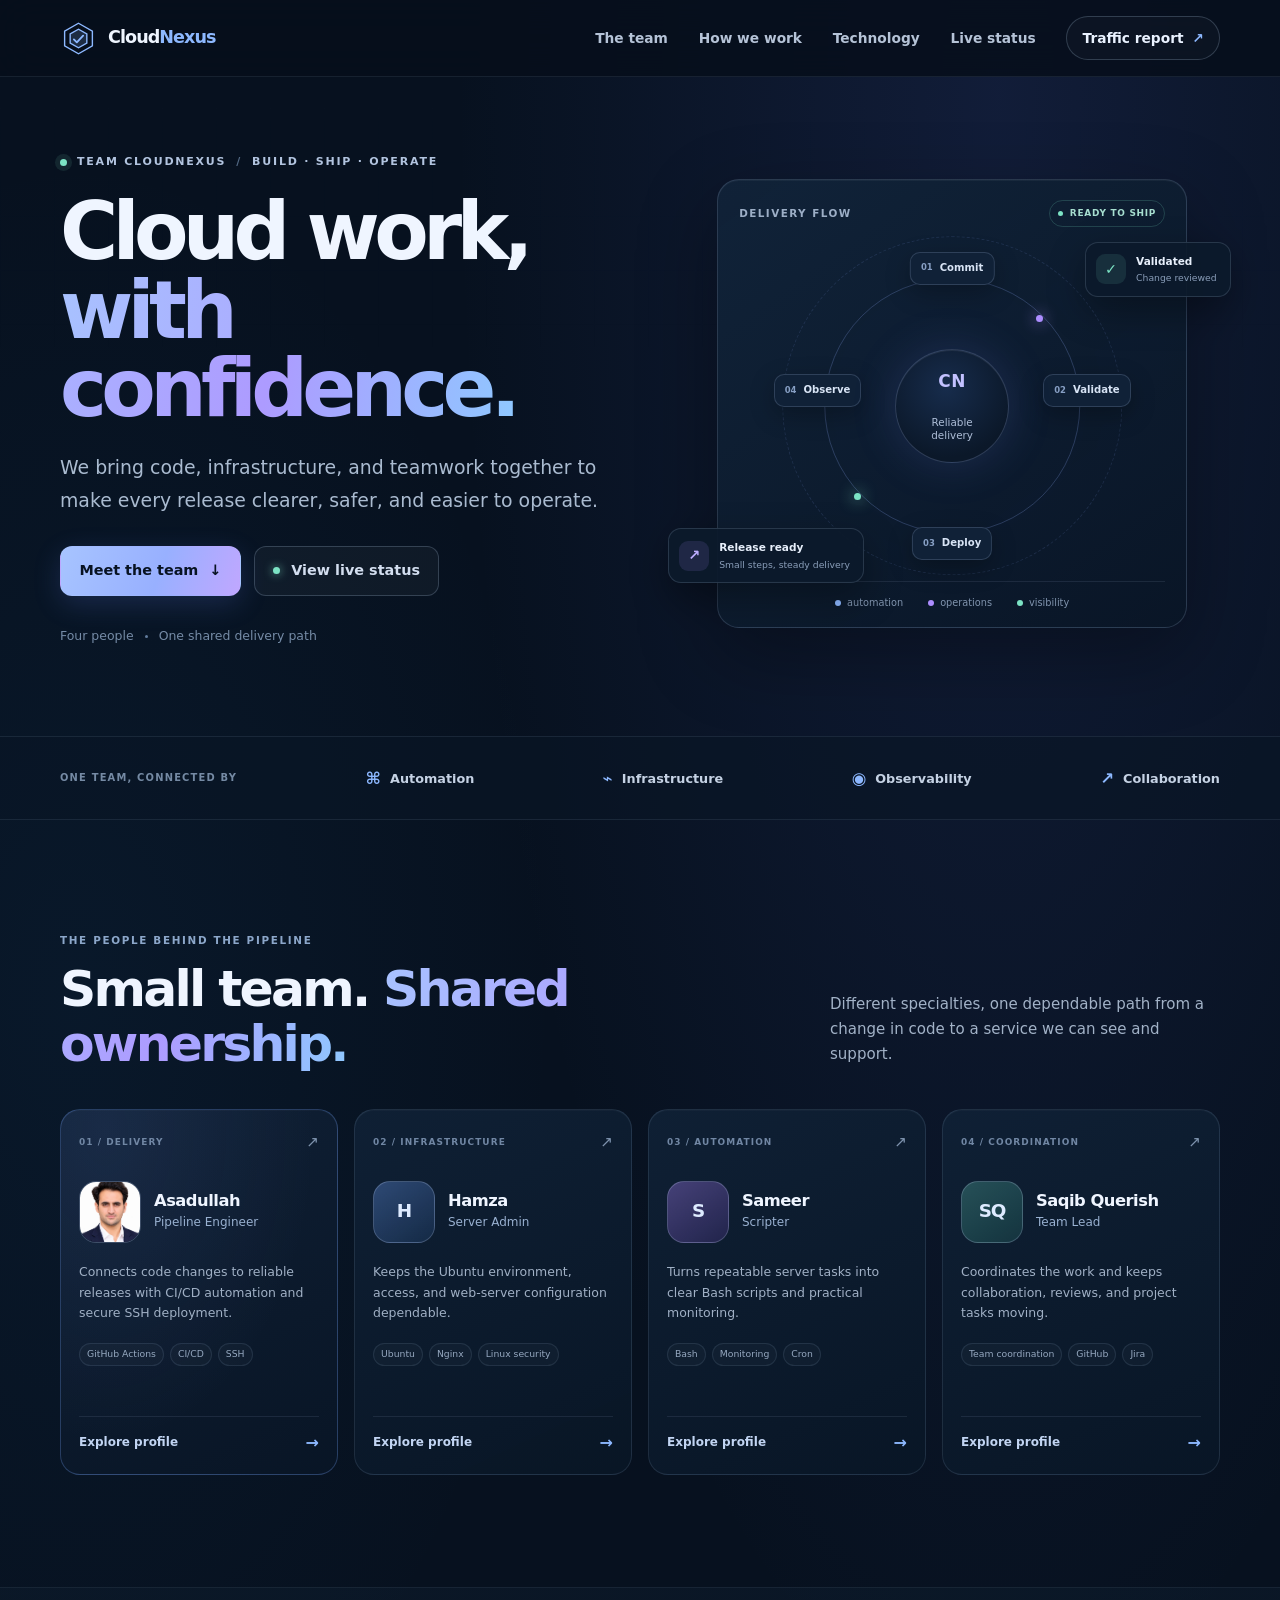
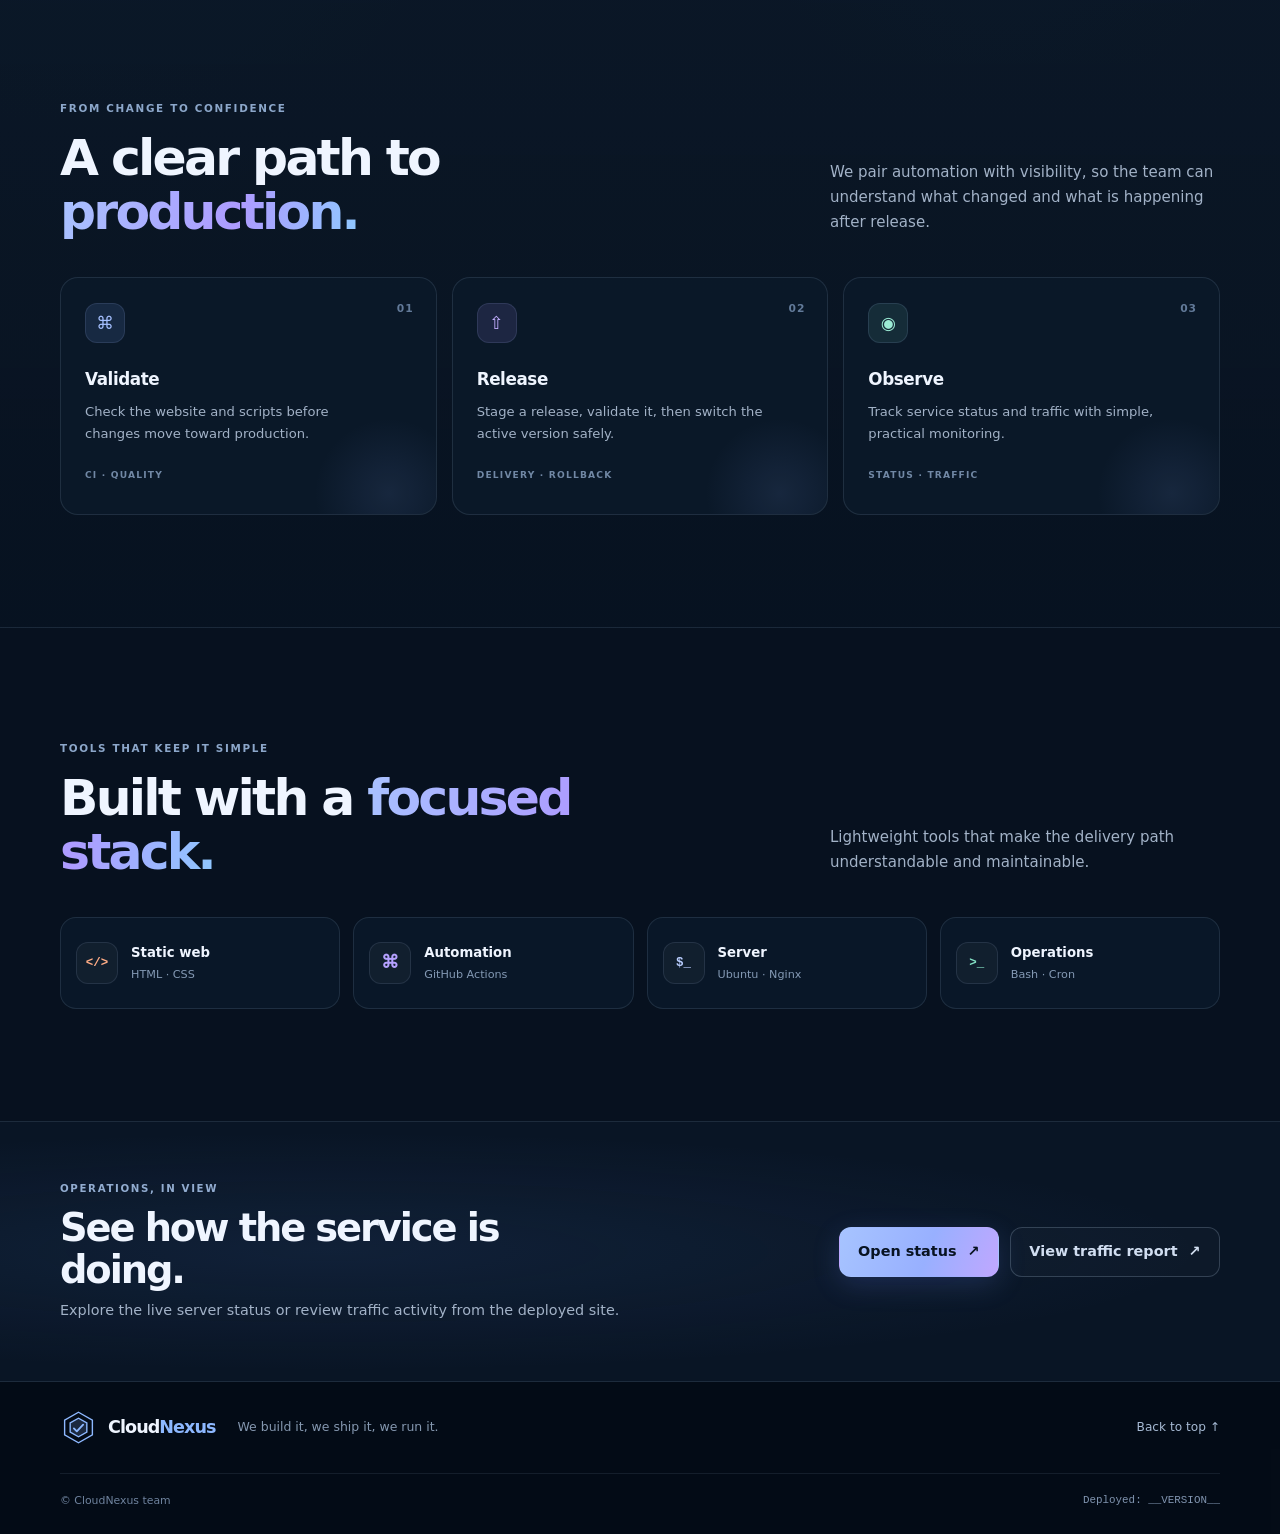
<file: site/index.html>
<!doctype html>
<html lang="en">
<head>
  <meta charset="utf-8">
  <meta name="viewport" content="width=device-width, initial-scale=1">
  <meta name="theme-color" content="#07111f">
  <meta name="description" content="CloudNexus brings code, infrastructure, and teamwork together to make every release clearer and easier to operate.">
  <title>CloudNexus — Build, ship, operate</title>
  <link rel="preload" href="assets/asadullah.jpeg" as="image" type="image/jpeg">
  <link rel="stylesheet" href="style.css">
</head>
<body>
  <a class="skip-link" href="#main">Skip to content</a>
  <header class="site-header">
    <div class="container header-inner">
      <a class="brand" href="index.html" aria-label="CloudNexus home">
        <span class="brand-mark" aria-hidden="true"><svg viewBox="0 0 40 40" fill="none"><path d="M20 3.5 35 12v16L20 36.5 5 28V12L20 3.5Z" stroke="currentColor" stroke-width="1.5"/><path d="m11 15 9-5 9 5v10l-9 5-9-5V15Z" fill="currentColor" fill-opacity=".18" stroke="currentColor" stroke-width="1.5"/><path d="m15 21 3.2 3.2L25 17" stroke="currentColor" stroke-width="2" stroke-linecap="round" stroke-linejoin="round"/></svg></span>
        <span class="brand-name">Cloud<span>Nexus</span></span>
      </a>
      <nav class="desktop-nav" aria-label="Main navigation">
        <a href="#team">The team</a><a href="#approach">How we work</a><a href="#stack">Technology</a><a href="/live/status.html">Live status</a><a class="nav-cta" href="/live/report.html">Traffic report <span aria-hidden="true">↗</span></a>
      </nav>
      <details class="mobile-nav">
        <summary aria-label="Open navigation menu"><span></span><span></span><span></span></summary>
        <nav class="mobile-nav-panel" aria-label="Mobile navigation"><a href="#team">The team</a><a href="#approach">How we work</a><a href="#stack">Technology</a><a href="/live/status.html">Live status</a><a href="/live/report.html">Traffic report</a></nav>
      </details>
    </div>
  </header>
  <main id="main">
    <section class="hero container" aria-labelledby="hero-title">
      <div class="hero-copy">
        <p class="eyebrow"><span class="eyebrow-dot"></span> TEAM CLOUDNEXUS <span class="eyebrow-divider">/</span> BUILD · SHIP · OPERATE</p>
        <h1 id="hero-title">Cloud work,<br><span class="gradient-text">with confidence.</span></h1>
        <p class="hero-lead">We bring code, infrastructure, and teamwork together to make every release clearer, safer, and easier to operate.</p>
        <div class="hero-actions"><a class="button button-primary" href="#team">Meet the team <span aria-hidden="true">↓</span></a><a class="button button-quiet" href="/live/status.html"><span class="button-status-dot"></span> View live status</a></div>
        <div class="hero-meta"><span>Four people</span><span class="meta-separator"></span><span>One shared delivery path</span></div>
      </div>
      <div class="hero-visual" role="img" aria-label="CloudNexus delivery flow illustration">
        <div class="visual-glow"></div>
        <div class="pipeline-card">
          <div class="pipeline-card-header"><span class="card-kicker">DELIVERY FLOW</span><span class="flow-state"><span></span> READY TO SHIP</span></div>
          <div class="orbit-stage"><div class="orbit orbit-one"></div><div class="orbit orbit-two"></div>
            <div class="orbit-node node-top"><span>01</span>Commit</div><div class="orbit-node node-right"><span>02</span>Validate</div><div class="orbit-node node-bottom"><span>03</span>Deploy</div><div class="orbit-node node-left"><span>04</span>Observe</div>
            <div class="orbit-center"><span class="mini-brand-mark">CN</span><span>Reliable<br>delivery</span></div><span class="orbit-spark spark-a"></span><span class="orbit-spark spark-b"></span>
          </div>
          <div class="pipeline-footer"><span><i class="footer-line line-blue"></i>automation</span><span><i class="footer-line line-purple"></i>operations</span><span><i class="footer-line line-mint"></i>visibility</span></div>
        </div>
        <div class="floating-note note-top"><span class="note-icon icon-check">✓</span><span><b>Validated</b><small>Change reviewed</small></span></div>
        <div class="floating-note note-bottom"><span class="note-icon icon-wave">↗</span><span><b>Release ready</b><small>Small steps, steady delivery</small></span></div>
      </div>
    </section>
    <section class="signal-strip" aria-label="CloudNexus focus areas"><div class="container signal-inner"><p>ONE TEAM, CONNECTED BY</p><div class="signal-item"><span class="signal-icon">⌘</span>Automation</div><div class="signal-item"><span class="signal-icon">⌁</span>Infrastructure</div><div class="signal-item"><span class="signal-icon">◉</span>Observability</div><div class="signal-item"><span class="signal-icon">↗</span>Collaboration</div></div></section>
    <section class="section container" id="team" aria-labelledby="team-title">
      <div class="section-heading"><div><p class="eyebrow section-eyebrow">THE PEOPLE BEHIND THE PIPELINE</p><h2 id="team-title">Small team. <span class="gradient-text">Shared ownership.</span></h2></div><p>Different specialties, one dependable path from a change in code to a service we can see and support.</p></div>
      <div class="team-grid">
        <article class="team-card team-card-featured"><div class="team-card-top"><span class="member-index">01 / DELIVERY</span><span class="card-arrow" aria-hidden="true">↗</span></div><div class="member-identity"><img class="member-photo" src="assets/asadullah.jpeg" alt="Portrait of Asadullah" width="96" height="96"><div><h3>Asadullah</h3><p class="member-role">Pipeline Engineer</p></div></div><p class="member-summary">Connects code changes to reliable releases with CI/CD automation and secure SSH deployment.</p><div class="skill-list" aria-label="Skills"><span>GitHub Actions</span><span>CI/CD</span><span>SSH</span></div><a class="card-link" href="members/asadullah.html">Explore profile <span aria-hidden="true">→</span></a></article>
        <article class="team-card"><div class="team-card-top"><span class="member-index">02 / INFRASTRUCTURE</span><span class="card-arrow" aria-hidden="true">↗</span></div><div class="member-identity"><span class="member-avatar avatar-blue" aria-hidden="true">H</span><div><h3>Hamza</h3><p class="member-role">Server Admin</p></div></div><p class="member-summary">Keeps the Ubuntu environment, access, and web-server configuration dependable.</p><div class="skill-list" aria-label="Skills"><span>Ubuntu</span><span>Nginx</span><span>Linux security</span></div><a class="card-link" href="members/hamza.html">Explore profile <span aria-hidden="true">→</span></a></article>
        <article class="team-card"><div class="team-card-top"><span class="member-index">03 / AUTOMATION</span><span class="card-arrow" aria-hidden="true">↗</span></div><div class="member-identity"><span class="member-avatar avatar-violet" aria-hidden="true">S</span><div><h3>Sameer</h3><p class="member-role">Scripter</p></div></div><p class="member-summary">Turns repeatable server tasks into clear Bash scripts and practical monitoring.</p><div class="skill-list" aria-label="Skills"><span>Bash</span><span>Monitoring</span><span>Cron</span></div><a class="card-link" href="members/sameer.html">Explore profile <span aria-hidden="true">→</span></a></article>
        <article class="team-card"><div class="team-card-top"><span class="member-index">04 / COORDINATION</span><span class="card-arrow" aria-hidden="true">↗</span></div><div class="member-identity"><span class="member-avatar avatar-mint" aria-hidden="true">SQ</span><div><h3>Saqib Querish</h3><p class="member-role">Team Lead</p></div></div><p class="member-summary">Coordinates the work and keeps collaboration, reviews, and project tasks moving.</p><div class="skill-list" aria-label="Skills"><span>Team coordination</span><span>GitHub</span><span>Jira</span></div><a class="card-link" href="members/saqib-querish.html">Explore profile <span aria-hidden="true">→</span></a></article>
      </div>
    </section>
    <section class="section approach-section" id="approach" aria-labelledby="approach-title"><div class="container"><div class="section-heading"><div><p class="eyebrow section-eyebrow">FROM CHANGE TO CONFIDENCE</p><h2 id="approach-title">A clear path to <span class="gradient-text">production.</span></h2></div><p>We pair automation with visibility, so the team can understand what changed and what is happening after release.</p></div>
      <div class="approach-grid"><article class="approach-card"><span class="approach-number">01</span><div class="approach-icon icon-blue">⌘</div><h3>Validate</h3><p>Check the website and scripts before changes move toward production.</p><span class="approach-label">CI · QUALITY</span></article><article class="approach-card"><span class="approach-number">02</span><div class="approach-icon icon-purple">⇧</div><h3>Release</h3><p>Stage a release, validate it, then switch the active version safely.</p><span class="approach-label">DELIVERY · ROLLBACK</span></article><article class="approach-card"><span class="approach-number">03</span><div class="approach-icon icon-mint">◉</div><h3>Observe</h3><p>Track service status and traffic with simple, practical monitoring.</p><span class="approach-label">STATUS · TRAFFIC</span></article></div>
    </div></section>
    <section class="section container" id="stack" aria-labelledby="stack-title"><div class="section-heading"><div><p class="eyebrow section-eyebrow">TOOLS THAT KEEP IT SIMPLE</p><h2 id="stack-title">Built with a <span class="gradient-text">focused stack.</span></h2></div><p>Lightweight tools that make the delivery path understandable and maintainable.</p></div><div class="stack-grid"><div class="stack-item"><span class="stack-glyph glyph-html">&lt;/&gt;</span><div><h3>Static web</h3><p>HTML · CSS</p></div></div><div class="stack-item"><span class="stack-glyph glyph-actions">⌘</span><div><h3>Automation</h3><p>GitHub Actions</p></div></div><div class="stack-item"><span class="stack-glyph glyph-linux">$_</span><div><h3>Server</h3><p>Ubuntu · Nginx</p></div></div><div class="stack-item"><span class="stack-glyph glyph-bash">&gt;_</span><div><h3>Operations</h3><p>Bash · Cron</p></div></div></div></section>
    <section class="live-section" aria-labelledby="live-title"><div class="container live-inner"><div class="live-copy"><p class="eyebrow">OPERATIONS, IN VIEW</p><h2 id="live-title">See how the service is doing.</h2><p>Explore the live server status or review traffic activity from the deployed site.</p></div><div class="live-actions"><a class="button button-primary" href="/live/status.html">Open status <span aria-hidden="true">↗</span></a><a class="button button-outline" href="/live/report.html">View traffic report <span aria-hidden="true">↗</span></a></div></div></section>
  </main>
  <footer class="site-footer"><div class="container footer-main"><a class="brand" href="index.html"><span class="brand-mark" aria-hidden="true"><svg viewBox="0 0 40 40" fill="none"><path d="M20 3.5 35 12v16L20 36.5 5 28V12L20 3.5Z" stroke="currentColor" stroke-width="1.5"/><path d="m11 15 9-5 9 5v10l-9 5-9-5V15Z" fill="currentColor" fill-opacity=".18" stroke="currentColor" stroke-width="1.5"/><path d="m15 21 3.2 3.2L25 17" stroke="currentColor" stroke-width="2" stroke-linecap="round" stroke-linejoin="round"/></svg></span><span class="brand-name">Cloud<span>Nexus</span></span></a><p>We build it, we ship it, we run it.</p><a class="back-top" href="#main">Back to top ↑</a></div><div class="container footer-bottom"><span>© CloudNexus team</span><span class="version">Deployed: __VERSION__</span></div></footer>
</body>
</html>
</file>
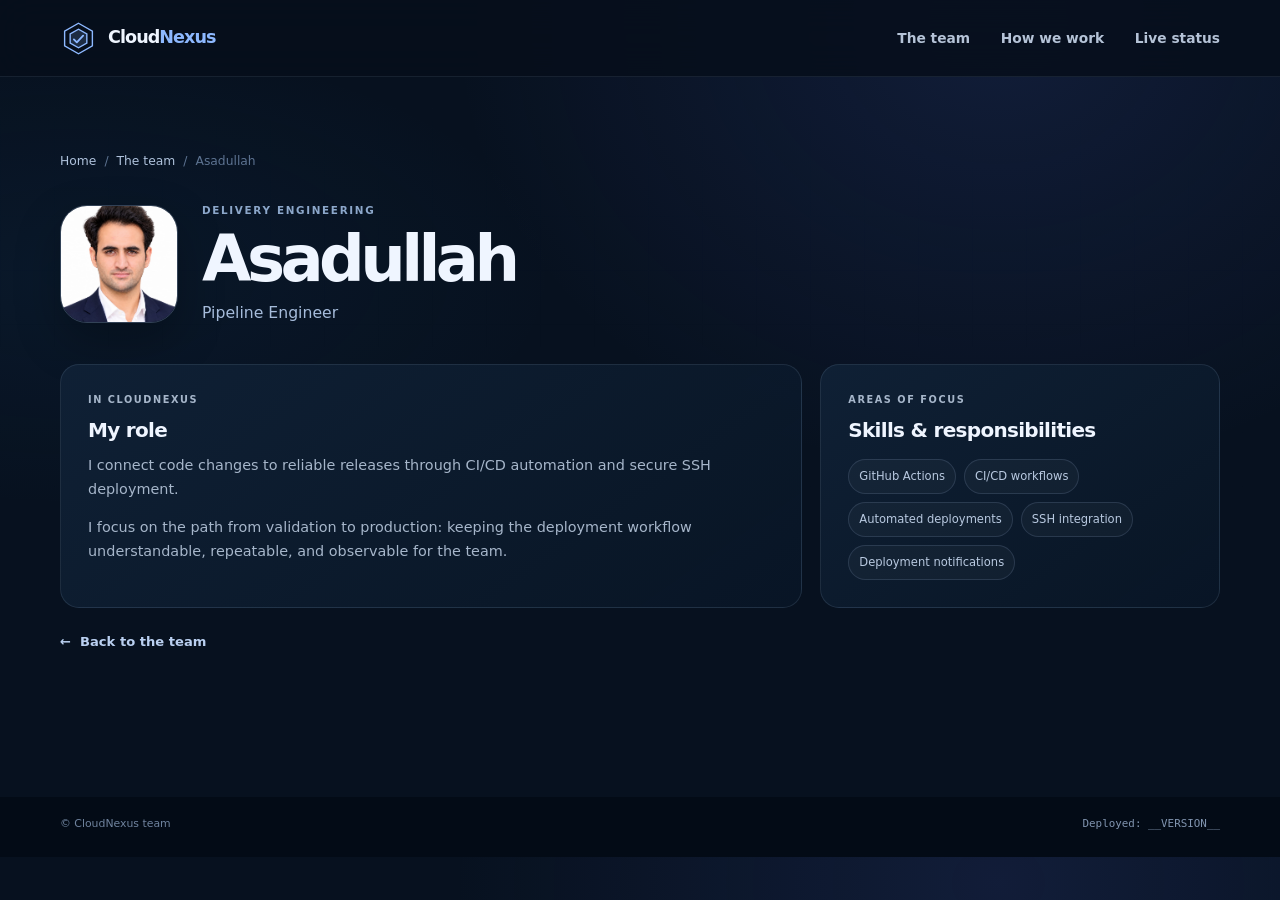
<file: site/members/asadullah.html>
<!doctype html>
<html lang="en"><head><meta charset="utf-8"><meta name="viewport" content="width=device-width, initial-scale=1"><meta name="theme-color" content="#07111f"><meta name="description" content="Asadullah — Pipeline Engineer on Team CloudNexus."><title>Asadullah | CloudNexus</title><link rel="stylesheet" href="../style.css"></head>
<body><a class="skip-link" href="#main">Skip to content</a><header class="site-header"><div class="container header-inner"><a class="brand" href="../index.html" aria-label="CloudNexus home"><span class="brand-mark" aria-hidden="true"><svg viewBox="0 0 40 40" fill="none"><path d="M20 3.5 35 12v16L20 36.5 5 28V12L20 3.5Z" stroke="currentColor" stroke-width="1.5"/><path d="m11 15 9-5 9 5v10l-9 5-9-5V15Z" fill="currentColor" fill-opacity=".18" stroke="currentColor" stroke-width="1.5"/><path d="m15 21 3.2 3.2L25 17" stroke="currentColor" stroke-width="2" stroke-linecap="round" stroke-linejoin="round"/></svg></span><span class="brand-name">Cloud<span>Nexus</span></span></a><nav class="desktop-nav" aria-label="Main navigation"><a href="../index.html#team">The team</a><a href="../index.html#approach">How we work</a><a href="/live/status.html">Live status</a></nav><details class="mobile-nav"><summary aria-label="Open navigation menu"><span></span><span></span><span></span></summary><nav class="mobile-nav-panel" aria-label="Mobile navigation"><a href="../index.html#team">The team</a><a href="../index.html#approach">How we work</a><a href="/live/status.html">Live status</a></nav></details></div></header>
<main id="main" class="profile-main"><section class="profile-hero container"><nav class="breadcrumb" aria-label="Breadcrumb"><a href="../index.html">Home</a><span aria-hidden="true">/</span><a href="../index.html#team">The team</a><span aria-hidden="true">/</span><span aria-current="page">Asadullah</span></nav><div class="profile-heading"><img class="profile-portrait" src="../assets/asadullah.jpeg" alt="Portrait of Asadullah" width="118" height="118"><div><p class="eyebrow section-eyebrow">DELIVERY ENGINEERING</p><h1>Asadullah</h1><p class="member-role">Pipeline Engineer</p></div></div></section>
<section class="profile-body container" aria-label="Profile details"><article class="profile-panel"><p class="eyebrow section-eyebrow">IN CLOUDNEXUS</p><h2>My role</h2><p>I connect code changes to reliable releases through CI/CD automation and secure SSH deployment.</p><p class="profile-contribution">I focus on the path from validation to production: keeping the deployment workflow understandable, repeatable, and observable for the team.</p></article><aside class="profile-panel"><p class="eyebrow section-eyebrow">AREAS OF FOCUS</p><h2>Skills & responsibilities</h2><div class="profile-skills"><span>GitHub Actions</span><span>CI/CD workflows</span><span>Automated deployments</span><span>SSH integration</span><span>Deployment notifications</span></div></aside><div class="profile-back-wrap"><a class="profile-back" href="../index.html#team"><span aria-hidden="true">←</span> Back to the team</a></div></section></main>
<footer class="site-footer"><div class="container footer-bottom"><span>© CloudNexus team</span><span class="version">Deployed: __VERSION__</span></div></footer></body></html>
</file>
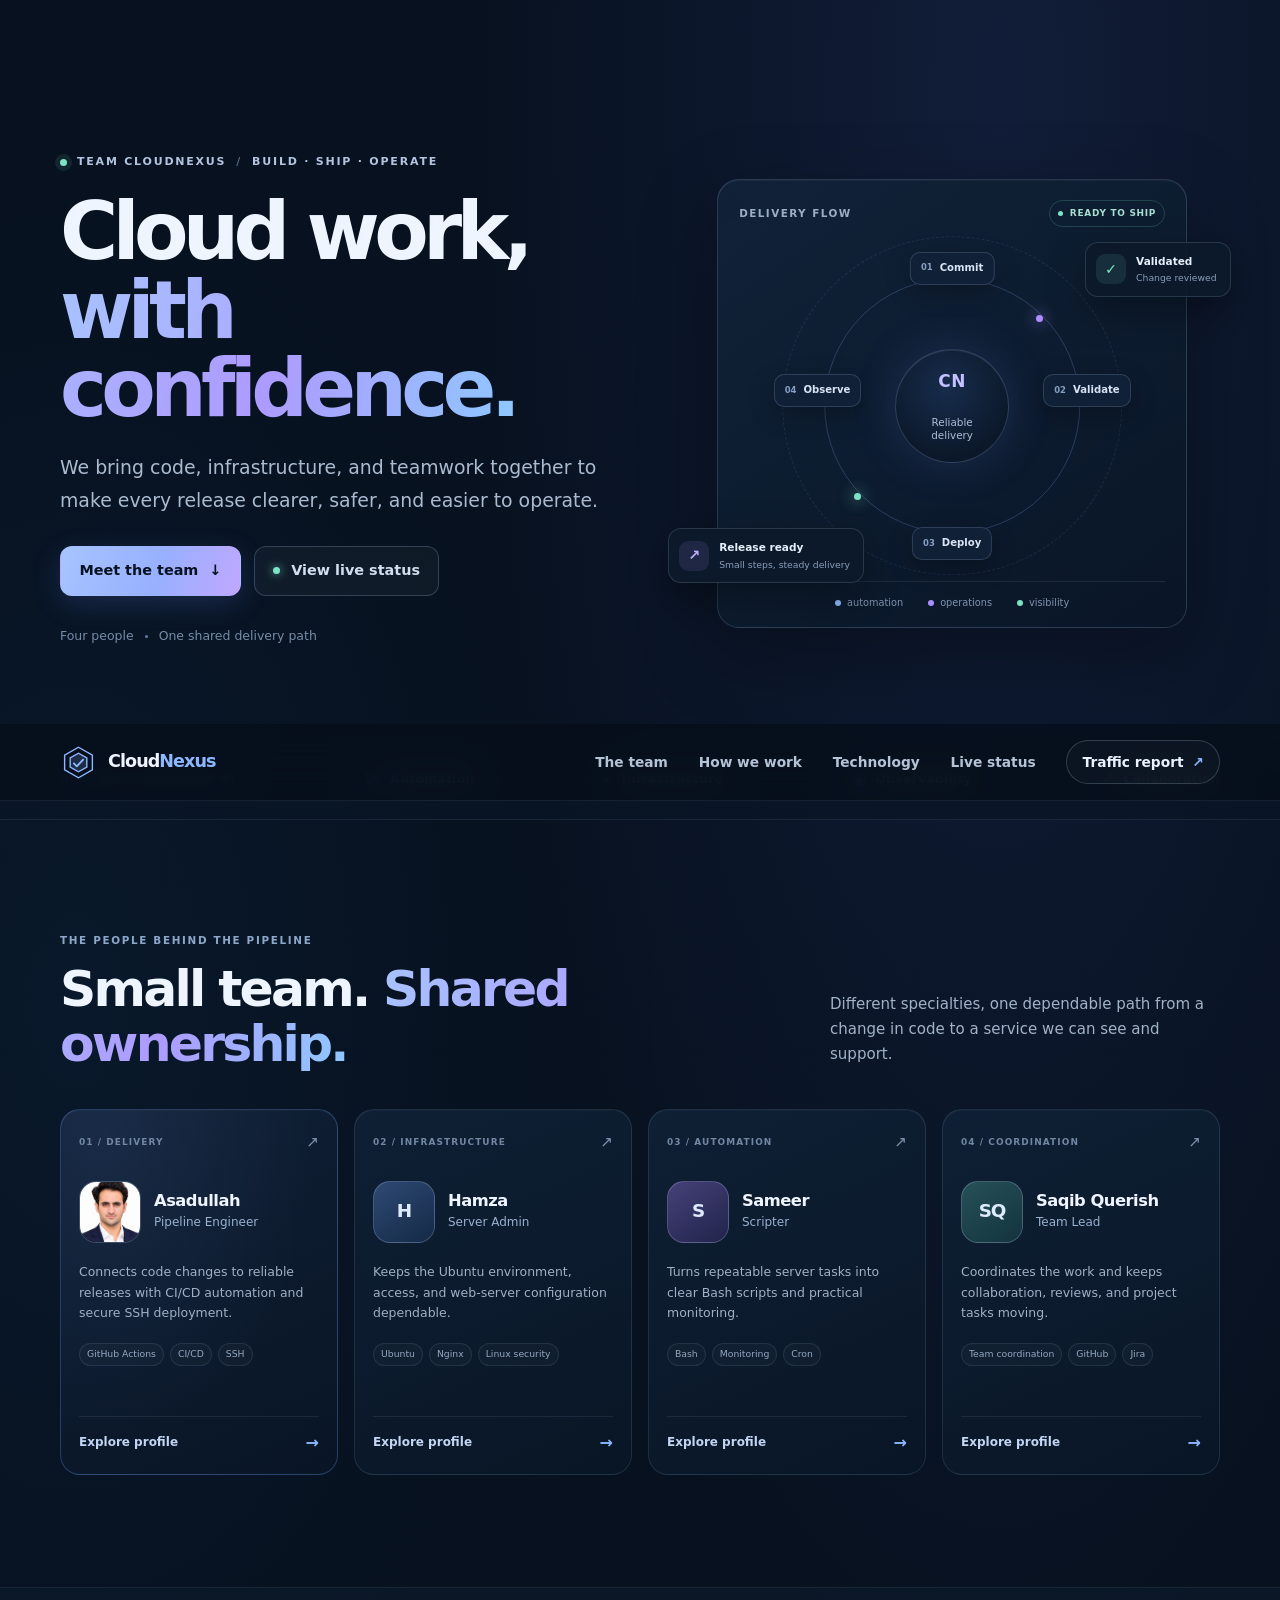
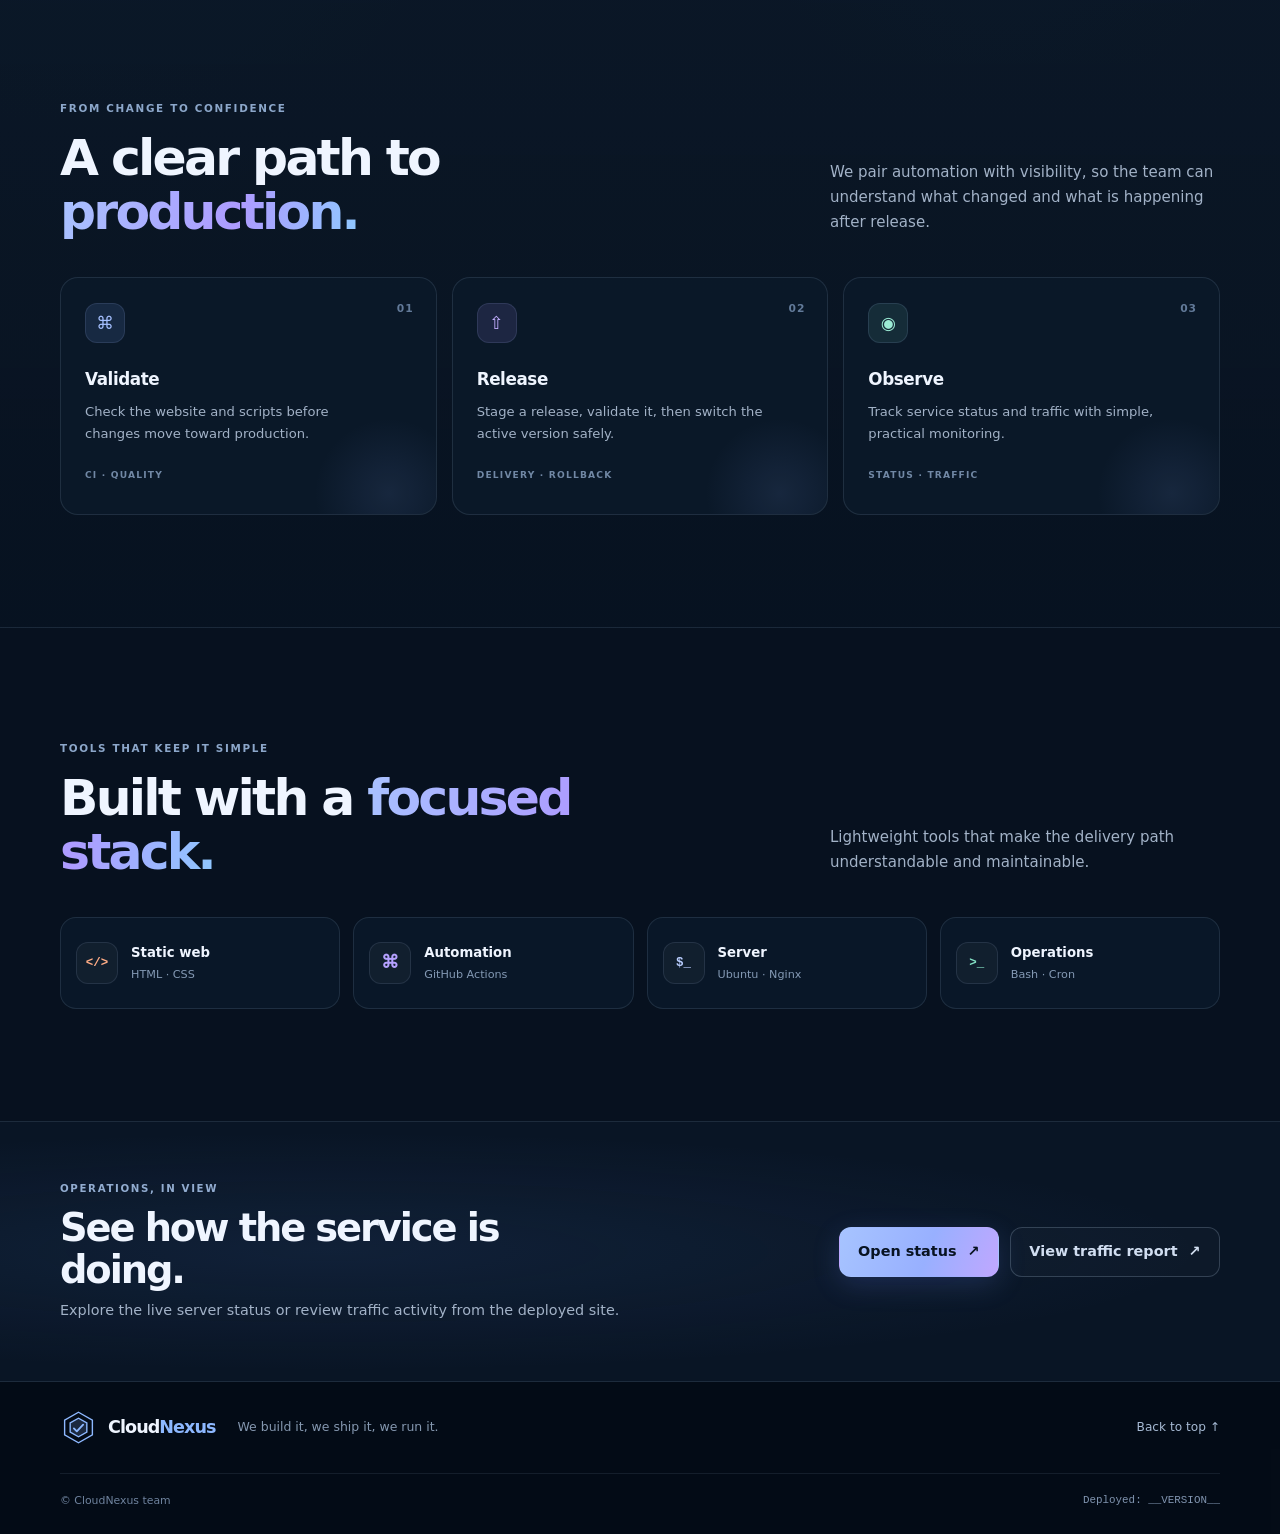
<file: site/members/example.html>
<!doctype html>
<html lang="en"><head><meta charset="utf-8"><meta name="viewport" content="width=device-width, initial-scale=1"><meta http-equiv="refresh" content="0; url=../index.html#team"><link rel="canonical" href="../index.html#team"><title>Team profiles | CloudNexus</title></head>
<body><main><h1>Team profiles moved</h1><p>This sample profile has moved. <a href="../index.html#team">Meet the CloudNexus team</a>.</p></main></body></html>
</file>
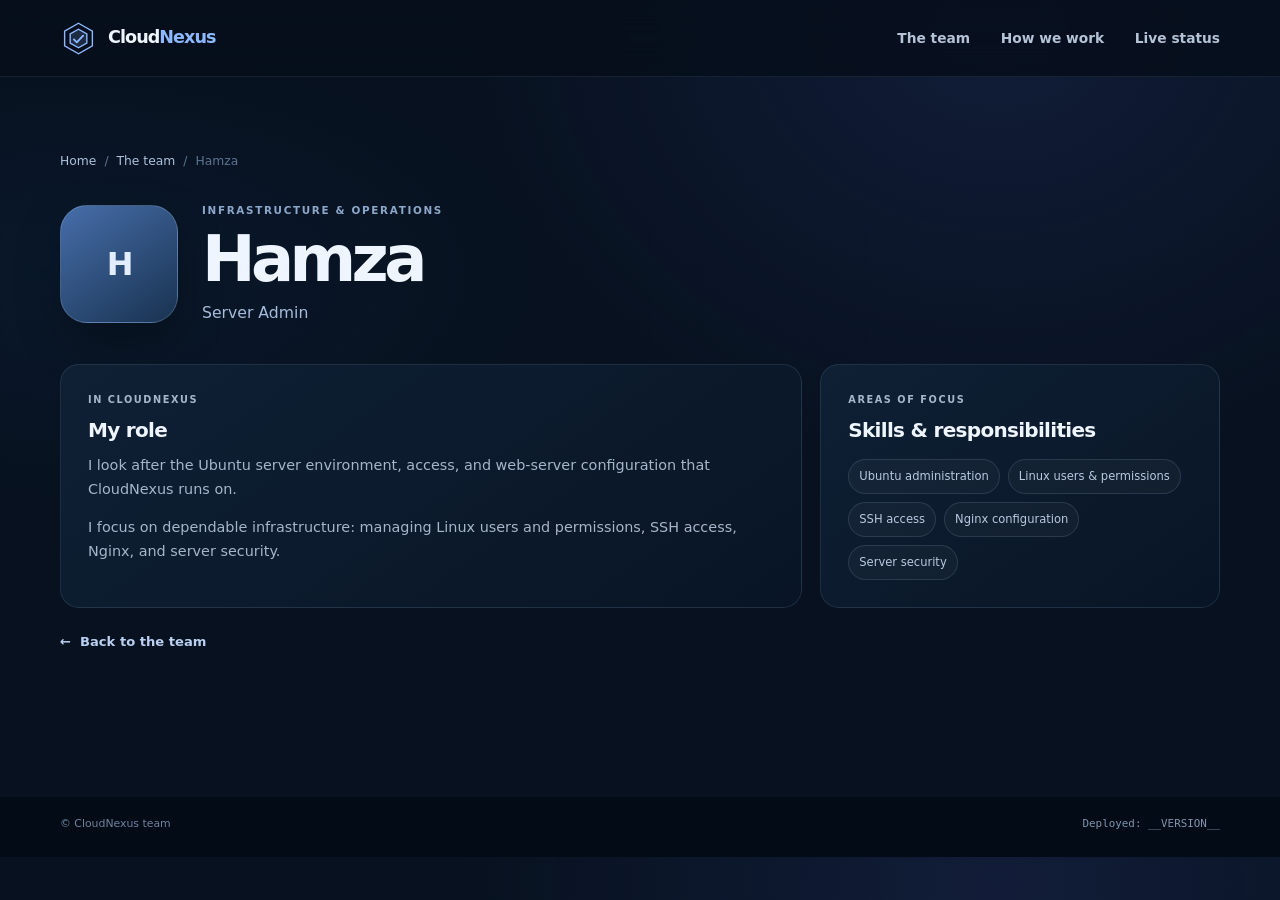
<file: site/members/hamza.html>
<!doctype html>
<html lang="en"><head><meta charset="utf-8"><meta name="viewport" content="width=device-width, initial-scale=1"><meta name="theme-color" content="#07111f"><meta name="description" content="Hamza — Server Admin on Team CloudNexus."><title>Hamza | CloudNexus</title><link rel="stylesheet" href="../style.css"></head>
<body><a class="skip-link" href="#main">Skip to content</a><header class="site-header"><div class="container header-inner"><a class="brand" href="../index.html" aria-label="CloudNexus home"><span class="brand-mark" aria-hidden="true"><svg viewBox="0 0 40 40" fill="none"><path d="M20 3.5 35 12v16L20 36.5 5 28V12L20 3.5Z" stroke="currentColor" stroke-width="1.5"/><path d="m11 15 9-5 9 5v10l-9 5-9-5V15Z" fill="currentColor" fill-opacity=".18" stroke="currentColor" stroke-width="1.5"/><path d="m15 21 3.2 3.2L25 17" stroke="currentColor" stroke-width="2" stroke-linecap="round" stroke-linejoin="round"/></svg></span><span class="brand-name">Cloud<span>Nexus</span></span></a><nav class="desktop-nav" aria-label="Main navigation"><a href="../index.html#team">The team</a><a href="../index.html#approach">How we work</a><a href="/live/status.html">Live status</a></nav><details class="mobile-nav"><summary aria-label="Open navigation menu"><span></span><span></span><span></span></summary><nav class="mobile-nav-panel" aria-label="Mobile navigation"><a href="../index.html#team">The team</a><a href="../index.html#approach">How we work</a><a href="/live/status.html">Live status</a></nav></details></div></header>
<main id="main" class="profile-main"><section class="profile-hero container"><nav class="breadcrumb" aria-label="Breadcrumb"><a href="../index.html">Home</a><span aria-hidden="true">/</span><a href="../index.html#team">The team</a><span aria-hidden="true">/</span><span aria-current="page">Hamza</span></nav><div class="profile-heading"><span class="profile-avatar avatar-blue" aria-hidden="true">H</span><div><p class="eyebrow section-eyebrow">INFRASTRUCTURE & OPERATIONS</p><h1>Hamza</h1><p class="member-role">Server Admin</p></div></div></section>
<section class="profile-body container" aria-label="Profile details"><article class="profile-panel"><p class="eyebrow section-eyebrow">IN CLOUDNEXUS</p><h2>My role</h2><p>I look after the Ubuntu server environment, access, and web-server configuration that CloudNexus runs on.</p><p class="profile-contribution">I focus on dependable infrastructure: managing Linux users and permissions, SSH access, Nginx, and server security.</p></article><aside class="profile-panel"><p class="eyebrow section-eyebrow">AREAS OF FOCUS</p><h2>Skills & responsibilities</h2><div class="profile-skills"><span>Ubuntu administration</span><span>Linux users & permissions</span><span>SSH access</span><span>Nginx configuration</span><span>Server security</span></div></aside><div class="profile-back-wrap"><a class="profile-back" href="../index.html#team"><span aria-hidden="true">←</span> Back to the team</a></div></section></main>
<footer class="site-footer"><div class="container footer-bottom"><span>© CloudNexus team</span><span class="version">Deployed: __VERSION__</span></div></footer></body></html>
</file>
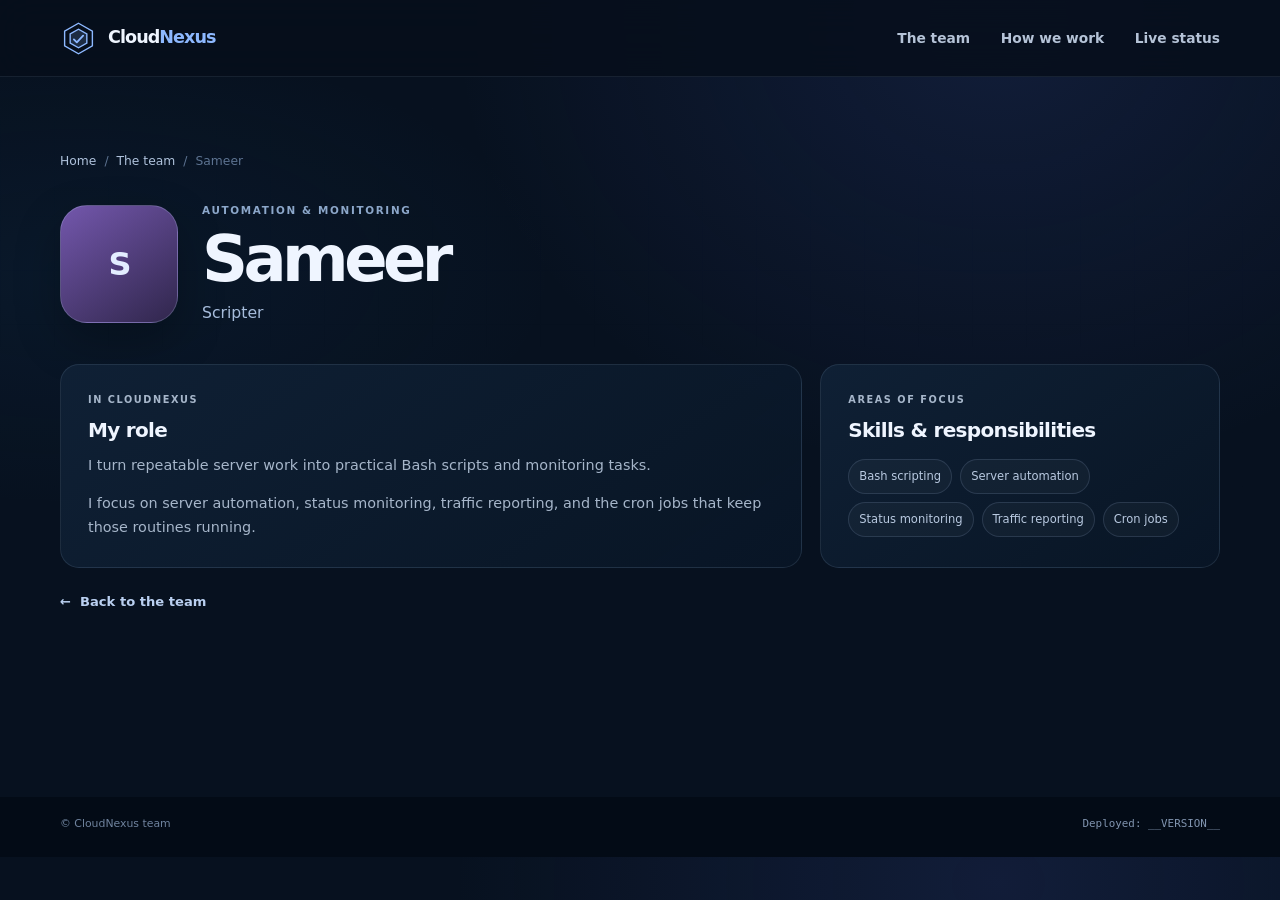
<file: site/members/sameer.html>
<!doctype html>
<html lang="en"><head><meta charset="utf-8"><meta name="viewport" content="width=device-width, initial-scale=1"><meta name="theme-color" content="#07111f"><meta name="description" content="Sameer — Scripter on Team CloudNexus."><title>Sameer | CloudNexus</title><link rel="stylesheet" href="../style.css"></head>
<body><a class="skip-link" href="#main">Skip to content</a><header class="site-header"><div class="container header-inner"><a class="brand" href="../index.html" aria-label="CloudNexus home"><span class="brand-mark" aria-hidden="true"><svg viewBox="0 0 40 40" fill="none"><path d="M20 3.5 35 12v16L20 36.5 5 28V12L20 3.5Z" stroke="currentColor" stroke-width="1.5"/><path d="m11 15 9-5 9 5v10l-9 5-9-5V15Z" fill="currentColor" fill-opacity=".18" stroke="currentColor" stroke-width="1.5"/><path d="m15 21 3.2 3.2L25 17" stroke="currentColor" stroke-width="2" stroke-linecap="round" stroke-linejoin="round"/></svg></span><span class="brand-name">Cloud<span>Nexus</span></span></a><nav class="desktop-nav" aria-label="Main navigation"><a href="../index.html#team">The team</a><a href="../index.html#approach">How we work</a><a href="/live/status.html">Live status</a></nav><details class="mobile-nav"><summary aria-label="Open navigation menu"><span></span><span></span><span></span></summary><nav class="mobile-nav-panel" aria-label="Mobile navigation"><a href="../index.html#team">The team</a><a href="../index.html#approach">How we work</a><a href="/live/status.html">Live status</a></nav></details></div></header>
<main id="main" class="profile-main"><section class="profile-hero container"><nav class="breadcrumb" aria-label="Breadcrumb"><a href="../index.html">Home</a><span aria-hidden="true">/</span><a href="../index.html#team">The team</a><span aria-hidden="true">/</span><span aria-current="page">Sameer</span></nav><div class="profile-heading"><span class="profile-avatar avatar-violet" aria-hidden="true">S</span><div><p class="eyebrow section-eyebrow">AUTOMATION & MONITORING</p><h1>Sameer</h1><p class="member-role">Scripter</p></div></div></section>
<section class="profile-body container" aria-label="Profile details"><article class="profile-panel"><p class="eyebrow section-eyebrow">IN CLOUDNEXUS</p><h2>My role</h2><p>I turn repeatable server work into practical Bash scripts and monitoring tasks.</p><p class="profile-contribution">I focus on server automation, status monitoring, traffic reporting, and the cron jobs that keep those routines running.</p></article><aside class="profile-panel"><p class="eyebrow section-eyebrow">AREAS OF FOCUS</p><h2>Skills & responsibilities</h2><div class="profile-skills"><span>Bash scripting</span><span>Server automation</span><span>Status monitoring</span><span>Traffic reporting</span><span>Cron jobs</span></div></aside><div class="profile-back-wrap"><a class="profile-back" href="../index.html#team"><span aria-hidden="true">←</span> Back to the team</a></div></section></main>
<footer class="site-footer"><div class="container footer-bottom"><span>© CloudNexus team</span><span class="version">Deployed: __VERSION__</span></div></footer></body></html>
</file>
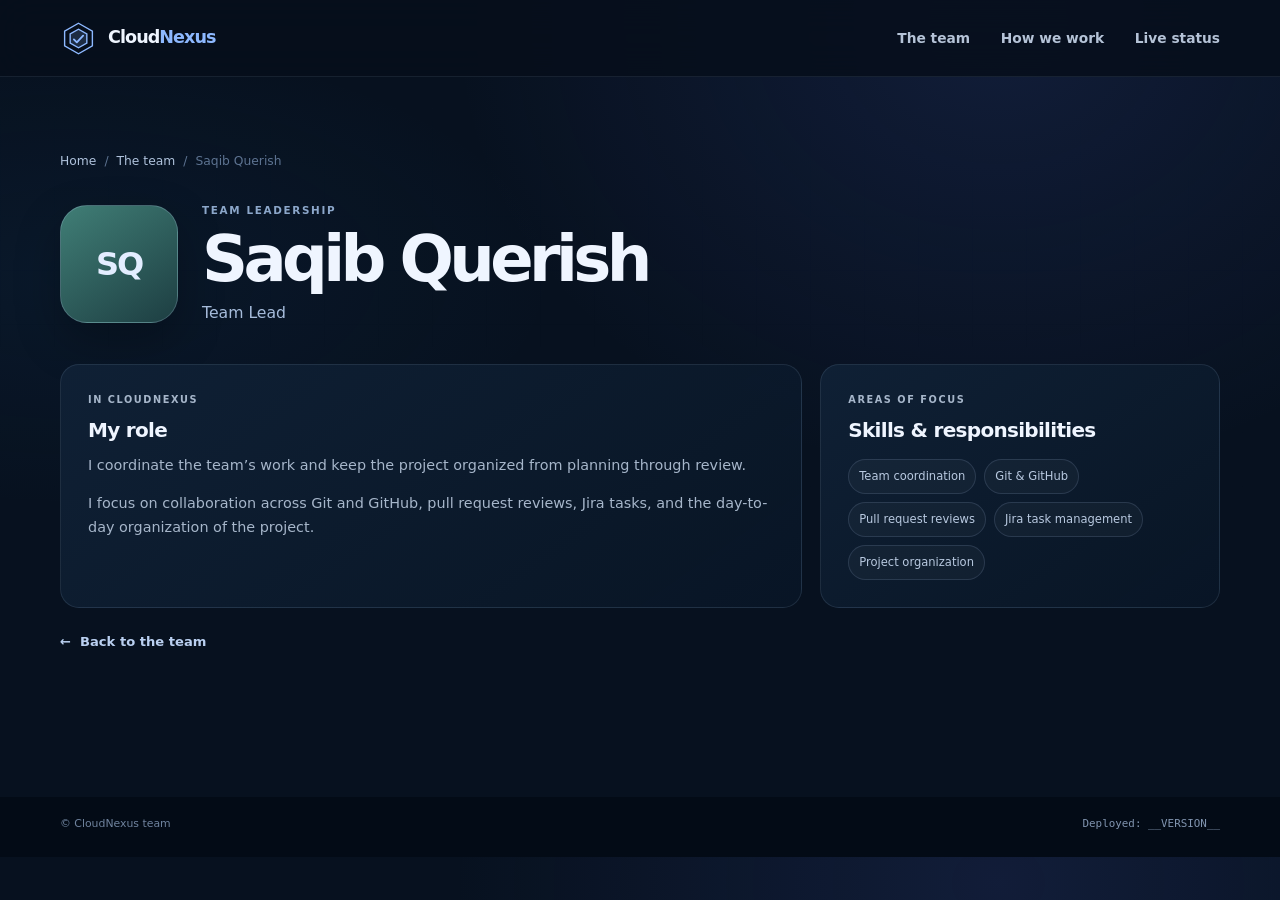
<file: site/members/saqib-querish.html>
<!doctype html>
<html lang="en"><head><meta charset="utf-8"><meta name="viewport" content="width=device-width, initial-scale=1"><meta name="theme-color" content="#07111f"><meta name="description" content="Saqib Querish — Team Lead on Team CloudNexus."><title>Saqib Querish | CloudNexus</title><link rel="stylesheet" href="../style.css"></head>
<body><a class="skip-link" href="#main">Skip to content</a><header class="site-header"><div class="container header-inner"><a class="brand" href="../index.html" aria-label="CloudNexus home"><span class="brand-mark" aria-hidden="true"><svg viewBox="0 0 40 40" fill="none"><path d="M20 3.5 35 12v16L20 36.5 5 28V12L20 3.5Z" stroke="currentColor" stroke-width="1.5"/><path d="m11 15 9-5 9 5v10l-9 5-9-5V15Z" fill="currentColor" fill-opacity=".18" stroke="currentColor" stroke-width="1.5"/><path d="m15 21 3.2 3.2L25 17" stroke="currentColor" stroke-width="2" stroke-linecap="round" stroke-linejoin="round"/></svg></span><span class="brand-name">Cloud<span>Nexus</span></span></a><nav class="desktop-nav" aria-label="Main navigation"><a href="../index.html#team">The team</a><a href="../index.html#approach">How we work</a><a href="/live/status.html">Live status</a></nav><details class="mobile-nav"><summary aria-label="Open navigation menu"><span></span><span></span><span></span></summary><nav class="mobile-nav-panel" aria-label="Mobile navigation"><a href="../index.html#team">The team</a><a href="../index.html#approach">How we work</a><a href="/live/status.html">Live status</a></nav></details></div></header>
<main id="main" class="profile-main"><section class="profile-hero container"><nav class="breadcrumb" aria-label="Breadcrumb"><a href="../index.html">Home</a><span aria-hidden="true">/</span><a href="../index.html#team">The team</a><span aria-hidden="true">/</span><span aria-current="page">Saqib Querish</span></nav><div class="profile-heading"><span class="profile-avatar avatar-mint" aria-hidden="true">SQ</span><div><p class="eyebrow section-eyebrow">TEAM LEADERSHIP</p><h1>Saqib Querish</h1><p class="member-role">Team Lead</p></div></div></section>
<section class="profile-body container" aria-label="Profile details"><article class="profile-panel"><p class="eyebrow section-eyebrow">IN CLOUDNEXUS</p><h2>My role</h2><p>I coordinate the team’s work and keep the project organized from planning through review.</p><p class="profile-contribution">I focus on collaboration across Git and GitHub, pull request reviews, Jira tasks, and the day-to-day organization of the project.</p></article><aside class="profile-panel"><p class="eyebrow section-eyebrow">AREAS OF FOCUS</p><h2>Skills & responsibilities</h2><div class="profile-skills"><span>Team coordination</span><span>Git & GitHub</span><span>Pull request reviews</span><span>Jira task management</span><span>Project organization</span></div></aside><div class="profile-back-wrap"><a class="profile-back" href="../index.html#team"><span aria-hidden="true">←</span> Back to the team</a></div></section></main>
<footer class="site-footer"><div class="container footer-bottom"><span>© CloudNexus team</span><span class="version">Deployed: __VERSION__</span></div></footer></body></html>
</file>
<file: site/style.css>
:root{color-scheme:dark;--bg:#07111f;--surface:#0d1a2b;--surface2:#102137;--line:rgba(172,197,226,.13);--line-strong:rgba(172,197,226,.23);--text:#eff5ff;--muted:#a2b2c7;--blue:#8db8ff;--purple:#ad8dff;--mint:#7ce3c4;--content:1160px;--radius:20px}
*{box-sizing:border-box}html{scroll-behavior:smooth;scroll-padding-top:96px}body{margin:0;min-width:320px;background:radial-gradient(ellipse at 78% 3%,rgba(72,90,190,.16),transparent 34rem),radial-gradient(ellipse at 6% 32%,rgba(32,112,176,.08),transparent 30rem),var(--bg);color:var(--text);font-family:Inter,ui-sans-serif,system-ui,-apple-system,"Segoe UI",sans-serif;line-height:1.65;text-rendering:optimizeLegibility}body:before{content:"";position:fixed;inset:0;z-index:-1;pointer-events:none;opacity:.16;background-image:linear-gradient(rgba(153,180,220,.055) 1px,transparent 1px),linear-gradient(90deg,rgba(153,180,220,.055) 1px,transparent 1px);background-size:54px 54px;mask-image:linear-gradient(to bottom,#000,transparent 72%)}
a{color:inherit;text-decoration:none}a:hover{color:var(--text)}a:focus-visible,summary:focus-visible{outline:3px solid var(--mint);outline-offset:4px;border-radius:7px}img{display:block;max-width:100%}.container{width:min(var(--content),calc(100% - 48px));margin-inline:auto}.skip-link{position:absolute;left:16px;top:-60px;z-index:30;padding:.65rem 1rem;background:var(--mint);color:#07111f;border-radius:9px;font-weight:700}.skip-link:focus{top:12px}
.site-header{position:sticky;top:0;z-index:20;border-bottom:1px solid rgba(172,197,226,.1);background:rgba(6,15,27,.86);backdrop-filter:blur(18px)}.header-inner{min-height:76px;display:flex;align-items:center;justify-content:space-between;gap:32px}.brand{display:inline-flex;align-items:center;gap:11px;flex:0 0 auto}.brand-mark{display:grid;place-items:center;width:37px;height:37px;color:var(--blue)}.brand-mark svg{width:100%;height:100%}.brand-name{color:var(--text);font-weight:760;letter-spacing:-.055em;font-size:1.1rem}.brand-name span{color:var(--blue)}.desktop-nav{display:flex;align-items:center;gap:clamp(18px,2.4vw,34px);color:#b5c3d7;font-size:.86rem;font-weight:560}.desktop-nav a,.mobile-nav-panel a{transition:color .18s ease}.desktop-nav a:hover,.mobile-nav-panel a:hover{color:#fff}.desktop-nav .nav-cta{color:#eaf2ff;padding:.62rem .95rem;border:1px solid var(--line-strong);border-radius:999px;background:rgba(255,255,255,.025)}.nav-cta span{color:var(--blue);padding-left:4px}.mobile-nav{display:none;position:relative}.mobile-nav summary{display:grid;gap:5px;width:42px;height:42px;align-content:center;justify-content:center;list-style:none;border:1px solid var(--line-strong);border-radius:12px;cursor:pointer}.mobile-nav summary::-webkit-details-marker{display:none}.mobile-nav summary span{display:block;width:17px;height:2px;border-radius:9px;background:#e4eeff}.mobile-nav-panel{position:absolute;top:51px;right:0;display:grid;gap:4px;width:220px;padding:10px;border:1px solid var(--line-strong);border-radius:15px;background:#0b1727;box-shadow:0 18px 54px #0006}.mobile-nav-panel a{padding:10px 12px;border-radius:9px;color:#c0cde0;font-size:.9rem}.mobile-nav-panel a:hover{background:#ffffff0f}
.hero{min-height:604px;display:grid;grid-template-columns:1fr .95fr;align-items:center;gap:5.2%;padding-block:76px 82px}.hero-copy{max-width:600px;padding-bottom:8px}.eyebrow{display:flex;align-items:center;gap:10px;margin:0 0 22px;color:#b2c4df;font-size:.69rem;font-weight:750;letter-spacing:.16em}.eyebrow-dot{width:7px;height:7px;flex:0 0 auto;border-radius:50%;background:var(--mint);box-shadow:0 0 0 5px #7ce3c41a}.eyebrow-divider{color:#526984}h1,h2,h3,p{margin-top:0}h1{max-width:650px;margin-bottom:22px;font-size:clamp(3.05rem,6.2vw,5.6rem);line-height:.99;letter-spacing:-.072em;font-weight:750}.gradient-text{color:#9bb9ff;background:linear-gradient(100deg,#a8c2ff,#ad9bff 60%,#8fc8ff);background-clip:text;-webkit-background-clip:text;-webkit-text-fill-color:transparent}.hero-lead{max-width:51ch;margin-bottom:29px;color:#aabbd0;font-size:clamp(1.04rem,1.55vw,1.18rem);line-height:1.75}.hero-actions{display:flex;align-items:center;gap:13px;flex-wrap:wrap}.button{min-height:49px;display:inline-flex;align-items:center;justify-content:center;gap:11px;padding:.75rem 1.15rem;border:1px solid transparent;border-radius:12px;font-size:.9rem;font-weight:700;transition:transform .18s ease,border-color .18s ease,background .18s ease}.button:hover{transform:translateY(-2px)}.button-primary{color:#081322;background:linear-gradient(110deg,#a7c4ff,#98b0ff 55%,#c0a7ff);box-shadow:0 8px 28px #5d7cec33}.button-primary:hover{color:#081322;box-shadow:0 12px 32px #5d7cec52}.button-quiet{color:#d3deef;background:#ffffff09;border-color:var(--line-strong)}.button-quiet:hover,.button-outline:hover{border-color:#a8c2ff80;background:#ffffff12}.button-status-dot{width:7px;height:7px;border-radius:50%;background:var(--mint);box-shadow:0 0 10px #7ce3c4cc}.hero-meta{display:flex;align-items:center;gap:11px;margin-top:30px;color:#758ba6;font-size:.78rem}.meta-separator{width:3px;height:3px;border-radius:50%;background:#627c9d}
.hero-visual{position:relative;min-height:430px;display:grid;place-items:center;isolation:isolate}.visual-glow{position:absolute;width:80%;aspect-ratio:1;border-radius:50%;background:radial-gradient(circle,#6f70e830,#3970c718 39%,transparent 70%);filter:blur(9px);z-index:-1}.pipeline-card{position:relative;z-index:1;width:min(100%,470px);padding:20px 21px 16px;border:1px solid #b3c8e82e;border-radius:22px;background:linear-gradient(145deg,#112339f5,#0a1626ed);box-shadow:0 26px 80px #0005,inset 0 1px #ffffff0b}.pipeline-card-header{display:flex;align-items:center;justify-content:space-between;gap:10px}.card-kicker{color:#9caec6;font-size:.65rem;font-weight:750;letter-spacing:.14em}.flow-state{display:inline-flex;align-items:center;gap:7px;padding:5px 8px;border:1px solid #7ce3c430;border-radius:999px;color:#a7dfd0;font-size:.56rem;letter-spacing:.08em;font-weight:760}.flow-state span{width:5px;height:5px;border-radius:50%;background:var(--mint)}.orbit-stage{position:relative;width:min(100%,350px);aspect-ratio:1;margin:4px auto 0}.orbit{position:absolute;inset:50%;border:1px solid #a3b8e226;border-radius:50%;transform:translate(-50%,-50%)}.orbit-one{width:73%;height:73%;border-color:#829de942}.orbit-two{width:97%;height:97%;border-style:dashed;border-color:#829de926}.orbit-center{position:absolute;inset:50% auto auto 50%;display:grid;place-items:center;gap:8px;width:114px;height:114px;padding:12px;border:1px solid #9fb7eb3b;border-radius:50%;background:radial-gradient(circle at 45% 34%,#172c4c,#0b1829 72%);box-shadow:0 0 46px #5d75da33,inset 0 1px #ffffff12;transform:translate(-50%,-50%);color:#aebed8;text-align:center;font-size:.65rem;line-height:1.2}.mini-brand-mark{color:#c3c1ff;font-size:1.06rem;font-weight:850;letter-spacing:.04em}.orbit-node{position:absolute;display:grid;grid-template-columns:auto auto;align-items:center;gap:7px;padding:7px 10px;border:1px solid #a5bee033;border-radius:10px;background:#102137;color:#d8e4f5;box-shadow:0 8px 24px #0004;font-size:.63rem;font-weight:680}.orbit-node span{color:#879fc4;font-size:.53rem}.node-top{top:6%;left:50%;transform:translateX(-50%)}.node-right{top:41%;right:-1%}.node-bottom{bottom:6%;left:50%;transform:translateX(-50%)}.node-left{top:41%;left:-1%}.orbit-spark{position:absolute;width:7px;height:7px;border-radius:50%;box-shadow:0 0 15px currentColor}.spark-a{top:24%;right:24%;color:var(--purple);background:currentColor}.spark-b{bottom:23%;left:22%;color:var(--mint);background:currentColor}.pipeline-footer{display:flex;justify-content:center;gap:clamp(11px,3vw,25px);padding-top:13px;border-top:1px solid #aac0e11c;color:#8094ae;font-size:.61rem}.pipeline-footer span{display:inline-flex;align-items:center;gap:6px}.footer-line{display:inline-block;width:6px;height:6px;border-radius:50%}.line-blue{background:var(--blue)}.line-purple{background:var(--purple)}.line-mint{background:var(--mint)}
.floating-note{position:absolute;z-index:2;display:flex;align-items:center;gap:10px;padding:10px 13px 10px 10px;border:1px solid #b4cae82b;border-radius:13px;background:#0c1a2bee;box-shadow:0 14px 38px #0005}.note-top{top:14%;right:-2%}.note-bottom{bottom:10%;left:-3%}.note-icon{display:grid;place-items:center;width:30px;height:30px;border-radius:9px;font-size:.9rem;font-weight:800}.icon-check{color:var(--mint);background:#7ce3c41c}.icon-wave{color:#bdadff;background:#ad8dff21}.floating-note b,.floating-note small{display:block}.floating-note b{color:#e7effb;font-size:.66rem}.floating-note small{color:#899db8;font-size:.58rem}.signal-strip{border-block:1px solid #abc3e21a;background:#0a1727a3}.signal-inner{min-height:82px;display:flex;align-items:center;justify-content:space-between;gap:18px}.signal-inner>p{margin:0;color:#758aa4;font-size:.62rem;font-weight:770;letter-spacing:.12em}.signal-item{display:flex;align-items:center;gap:9px;color:#c5d2e4;font-size:.8rem;font-weight:590;white-space:nowrap}.signal-icon{color:var(--blue);font-size:1.04rem}
.section{padding-block:112px}.section-heading{display:flex;align-items:end;justify-content:space-between;gap:36px;margin-bottom:38px}.section-heading>div{max-width:640px}.section-heading>p{max-width:390px;margin:0 0 5px;color:var(--muted);font-size:.94rem}.section-eyebrow{margin-bottom:13px;color:#8ca7ca;font-size:.65rem}h2{margin-bottom:0;font-size:clamp(2rem,4vw,3.15rem);line-height:1.08;letter-spacing:-.055em;font-weight:700}.team-grid{display:grid;grid-template-columns:repeat(4,minmax(0,1fr));gap:16px}.team-card{position:relative;min-height:366px;display:flex;flex-direction:column;padding:20px 18px 18px;border:1px solid var(--line);border-radius:var(--radius);background:linear-gradient(155deg,#102136ed,#091626f0);box-shadow:inset 0 1px #ffffff06;transition:transform .2s ease,border-color .2s ease,box-shadow .2s ease}.team-card:hover{transform:translateY(-5px);border-color:rgba(139,172,235,.36);box-shadow:0 18px 42px #0004}.team-card-featured{border-color:#78a7ff45;background:radial-gradient(ellipse at 16% 6%,#617ec720,transparent 64%),linear-gradient(155deg,#102136f5,#091626f5)}.team-card-top{display:flex;justify-content:space-between;align-items:center;margin-bottom:23px}.member-index{color:#7187a4;font-size:.56rem;font-weight:800;letter-spacing:.12em}.card-arrow{color:#7f94af;font-size:.94rem}.member-identity{display:flex;align-items:center;gap:13px;min-height:67px;margin-bottom:17px}.member-photo,.member-avatar{width:62px;height:62px;flex:0 0 auto;border:1px solid #c5d8f53b;border-radius:17px}.member-photo{object-fit:cover;object-position:center 27%}.member-avatar{display:grid;place-items:center;color:#deebff;font-size:1.15rem;font-weight:770;letter-spacing:-.06em}.avatar-blue{background:linear-gradient(145deg,#6899ec5c,#2d558f3d)}.avatar-violet{background:linear-gradient(145deg,#a580f25e,#53398f4d)}.avatar-mint{background:linear-gradient(145deg,#5ab8a654,#2569654d)}.member-identity h3{margin:0 0 2px;font-size:1.02rem;line-height:1.25;letter-spacing:-.03em}.member-role{margin:0;color:#99b1d1;font-size:.75rem}.member-summary{min-height:66px;margin-bottom:15px;color:#a0b0c5;font-size:.78rem;line-height:1.65}.skill-list{display:flex;flex-wrap:wrap;gap:6px;margin-bottom:19px}.skill-list span{padding:4px 7px;border:1px solid #a2bbdc20;border-radius:999px;color:#96a9c1;background:#ffffff06;font-size:.58rem;line-height:1.4}.card-link{display:flex;align-items:center;justify-content:space-between;margin-top:auto;padding-top:13px;border-top:1px solid #aac0e11c;color:#c2d5f3;font-size:.75rem;font-weight:680}.card-link span{color:var(--blue);font-size:1rem;transition:transform .18s ease}.card-link:hover span{transform:translateX(3px)}
.approach-section{border-block:1px solid #aac0e11a;background:linear-gradient(180deg,#0d1b2ba8,#081321bd)}.approach-grid{display:grid;grid-template-columns:repeat(3,1fr);gap:15px}.approach-card{position:relative;min-height:238px;padding:25px 24px 22px;border:1px solid var(--line);border-radius:18px;background:#0d1b2bc2;overflow:hidden}.approach-card:after{content:"";position:absolute;right:-28px;bottom:-54px;width:150px;height:150px;border-radius:50%;background:radial-gradient(circle,#7491df1f,transparent 70%)}.approach-number{position:absolute;top:22px;right:22px;color:#627a99;font-size:.67rem;font-weight:760;letter-spacing:.09em}.approach-icon{display:grid;place-items:center;width:40px;height:40px;margin-bottom:23px;border:1px solid #94b1e226;border-radius:12px;font-size:1.1rem}.icon-blue{color:#a5c0ff;background:#78a7ff1f}.icon-purple{color:#c3afff;background:#ad8dff1f}.icon-mint{color:#9bebd5;background:#7ce3c41a}.approach-card h3{margin:0 0 7px;font-size:1.05rem;letter-spacing:-.025em}.approach-card p{max-width:36ch;margin-bottom:16px;color:var(--muted);font-size:.82rem}.approach-label{color:#7188a5;font-size:.57rem;font-weight:760;letter-spacing:.13em}
.stack-grid{display:grid;grid-template-columns:repeat(4,1fr);gap:13px}.stack-item{display:flex;align-items:center;gap:13px;min-height:92px;padding:15px;border:1px solid var(--line);border-radius:16px;background:#0c1a2cbc}.stack-glyph{display:grid;place-items:center;width:42px;height:42px;flex:0 0 auto;border:1px solid #a5bee020;border-radius:12px;background:#ffffff09;font-family:ui-monospace,Consolas,monospace;font-size:.78rem;font-weight:780}.glyph-html{color:#ffad86}.glyph-actions{color:#b5a1ff;font-size:1.1rem}.glyph-linux{color:#b9ceff}.glyph-bash{color:#84e1c5}.stack-item h3{margin:0 0 2px;font-size:.83rem}.stack-item p{margin:0;color:#849ab5;font-size:.7rem}.live-section{border-block:1px solid #abc3e21f;background:radial-gradient(ellipse at 26% 50%,#4670c31f,transparent 65%),#0a1727cc}.live-inner{display:flex;align-items:center;justify-content:space-between;gap:36px;padding-block:58px}.live-copy{max-width:560px}.live-copy .eyebrow{margin-bottom:10px;color:#92acd0;font-size:.64rem}.live-copy h2{margin-bottom:9px;font-size:clamp(1.8rem,3vw,2.5rem)}.live-copy p:last-child{margin-bottom:0;color:var(--muted);font-size:.9rem}.live-actions{display:flex;gap:11px;flex-wrap:wrap}.button-outline{color:#d1def1;border-color:var(--line-strong);background:#ffffff05}
.site-footer{background:#040b14b8}.footer-main{display:flex;align-items:center;gap:22px;min-height:92px;border-bottom:1px solid #aac0e11a}.footer-main>p{margin:0;color:#8598b0;font-size:.78rem}.back-top{margin-left:auto;color:#a6bad4;font-size:.76rem}.back-top:hover{color:var(--blue)}.footer-bottom{display:flex;justify-content:space-between;gap:20px;padding-block:18px 24px;color:#6f839e;font-size:.68rem}.version{color:#8195b0;font-family:ui-monospace,Consolas,monospace}
/* Member pages */
.profile-main{min-height:calc(100vh - 180px)}.profile-hero{padding-block:74px 38px}.breadcrumb{display:flex;align-items:center;gap:8px;margin-bottom:31px;color:#8297b2;font-size:.77rem}.breadcrumb a{color:#afc2dc}.breadcrumb span{color:#5d7391}.profile-heading{display:flex;align-items:center;gap:24px}.profile-portrait,.profile-avatar{width:118px;height:118px;flex:0 0 auto;border:1px solid #bed3f13b;border-radius:27px;box-shadow:0 18px 45px #0004}.profile-portrait{object-fit:cover;object-position:center 25%}.profile-avatar{display:grid;place-items:center;color:#e3edff;font-size:2rem;font-weight:780;letter-spacing:-.07em}.profile-avatar.avatar-blue{background:linear-gradient(145deg,#476eaa,#183250)}.profile-avatar.avatar-violet{background:linear-gradient(145deg,#7357ac,#30264c)}.profile-avatar.avatar-mint{background:linear-gradient(145deg,#407e76,#1d3e42)}.profile-heading .eyebrow{margin-bottom:9px}.profile-heading h1{margin:0 0 8px;font-size:clamp(2.45rem,5vw,4.1rem)}.profile-heading .member-role{color:#a6bcdb;font-size:.98rem}.profile-body{display:grid;grid-template-columns:minmax(0,1.3fr) minmax(250px,.7fr);gap:18px;padding-bottom:96px}.profile-panel{padding:27px;border:1px solid var(--line);border-radius:19px;background:linear-gradient(145deg,#102136f0,#091626e6)}.profile-panel h2{margin-bottom:13px;font-size:1.25rem;letter-spacing:-.035em}.profile-panel p{margin-bottom:0;color:#a6b6ca;font-size:.9rem}.profile-panel .eyebrow{margin-bottom:12px;font-size:.61rem}.profile-panel .profile-contribution{margin-top:14px}.profile-skills{display:flex;flex-wrap:wrap;gap:8px;margin-top:18px}.profile-skills span{padding:7px 10px;border:1px solid #a2bbdc29;border-radius:999px;color:#b8c9e0;background:#ffffff08;font-size:.72rem}.profile-back-wrap{grid-column:1/-1}.profile-back{display:inline-flex;align-items:center;gap:9px;margin-top:5px;color:#bad0f1;font-size:.82rem;font-weight:680}.profile-back:hover{color:#fff}
@media(max-width:1040px){.team-grid{grid-template-columns:repeat(2,minmax(0,1fr))}.team-card{min-height:340px}.hero{gap:2%}.note-top{right:-1%}.note-bottom{left:-2%}.stack-grid{grid-template-columns:repeat(2,1fr)}}
@media(max-width:760px){.container{width:min(var(--content),calc(100% - 36px))}.header-inner{min-height:68px}.desktop-nav{display:none}.mobile-nav{display:block}.hero{min-height:0;grid-template-columns:1fr;gap:25px;padding-block:62px 54px}.hero-copy{max-width:640px}h1{font-size:clamp(3rem,11vw,4.5rem)}.hero-visual{min-height:385px}.pipeline-card{width:min(100%,450px)}.note-top{right:max(0px,calc((100% - 450px)/2 - 8px))}.note-bottom{left:max(0px,calc((100% - 450px)/2 - 8px))}.signal-inner{justify-content:flex-start;gap:12px 24px;flex-wrap:wrap;padding-block:16px}.signal-inner>p{width:100%;margin-bottom:2px}.section{padding-block:78px}.section-heading{display:block;margin-bottom:27px}.section-heading>p{margin-top:15px}.team-grid{gap:12px}.team-card{min-height:340px;padding:17px 15px}.approach-grid{gap:11px}.approach-card{padding:21px 18px}.live-inner{display:block;padding-block:46px}.live-actions{margin-top:24px}.profile-hero{padding-block:55px 30px}.profile-body{grid-template-columns:1fr;padding-bottom:70px}}
@media(max-width:520px){.container{width:calc(100% - 32px)}.hero{padding-top:47px}.eyebrow{font-size:.58rem;letter-spacing:.12em;gap:8px}.hero-lead{font-size:.98rem}.hero-actions{align-items:stretch}.hero-actions .button{flex:1 1 100%}.hero-meta{font-size:.72rem}.hero-visual{min-height:330px;margin-inline:-7px}.pipeline-card{padding:15px 13px 12px;border-radius:18px}.orbit-stage{width:100%;max-width:315px}.orbit-center{width:94px;height:94px;font-size:.59rem}.orbit-node{padding:6px 7px;gap:5px;font-size:.57rem}.orbit-node span{font-size:.48rem}.node-right{right:-2%}.node-left{left:-2%}.floating-note{padding:8px 10px 8px 8px}.note-top{top:7%;right:1%}.note-bottom{bottom:3%;left:1%}.pipeline-footer{gap:10px;font-size:.52rem}.signal-inner{gap:11px 16px}.signal-item{font-size:.7rem}.section{padding-block:66px}.section-heading>p{font-size:.87rem}.team-grid,.approach-grid,.stack-grid{grid-template-columns:1fr}.team-card{min-height:0;padding:19px}.member-summary{min-height:0}.approach-card{min-height:200px}.live-actions{display:grid}.live-actions .button{width:100%}.footer-main{flex-wrap:wrap;gap:10px 17px;padding-block:18px}.footer-main>p{order:3;width:100%}.back-top{margin-left:auto}.footer-bottom{display:grid;gap:5px}.profile-heading{align-items:flex-start;gap:15px}.profile-portrait,.profile-avatar{width:86px;height:86px;border-radius:19px}.profile-heading h1{font-size:clamp(2rem,10vw,3.1rem)}.profile-heading .eyebrow{font-size:.53rem}.profile-heading .member-role{font-size:.82rem}.profile-panel{padding:21px}}
@media(prefers-reduced-motion:reduce){*,*::before,*::after{scroll-behavior:auto!important;transition-duration:.01ms!important;animation-duration:.01ms!important;animation-iteration-count:1!important}}
</file>
